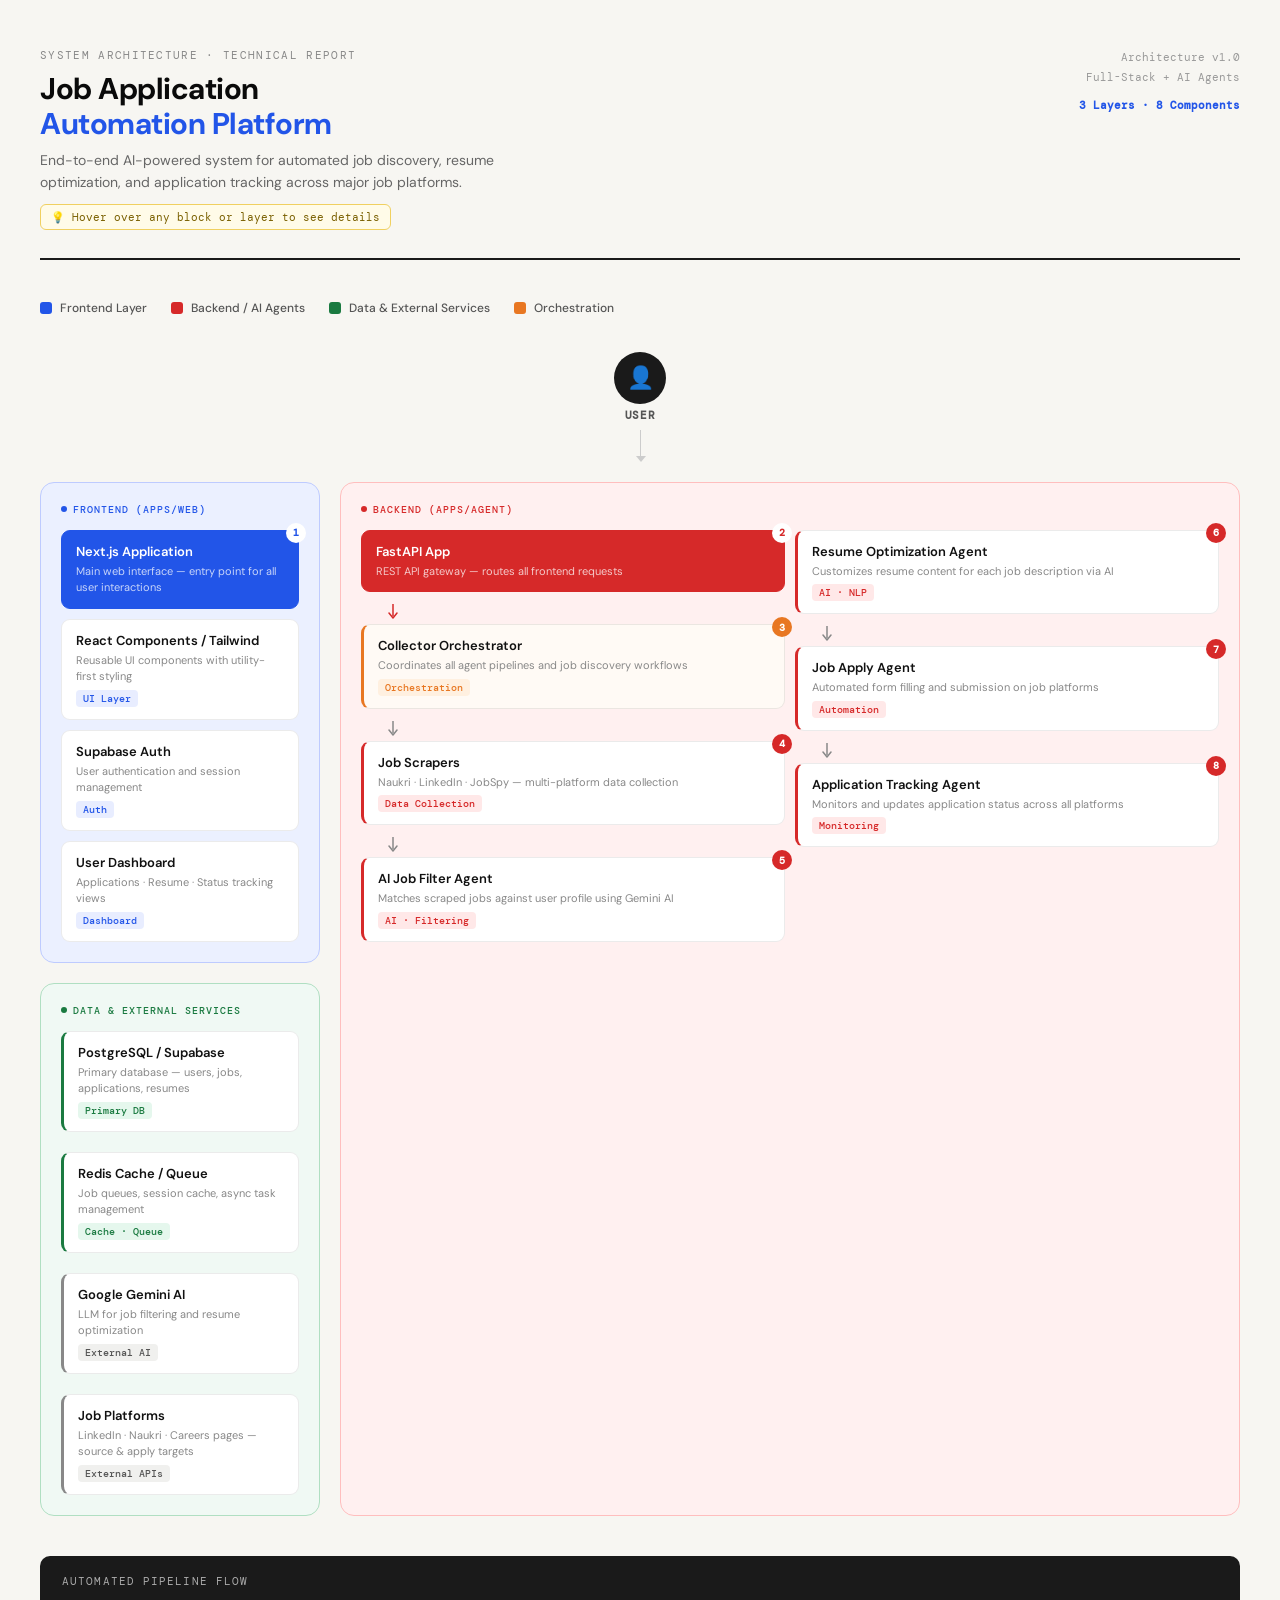
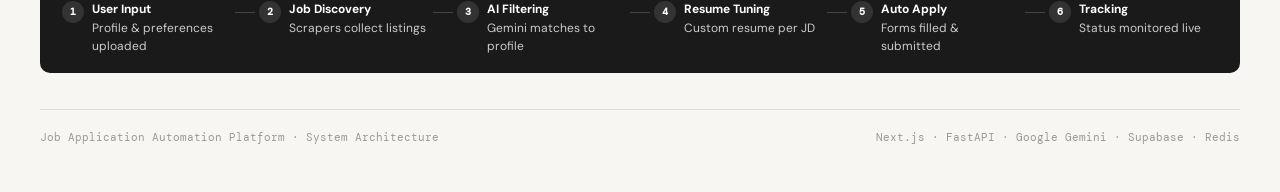
<file: Infographic/Infographic.html>
<!DOCTYPE html>
<html lang="en">
<head>
<meta charset="UTF-8">
<meta name="viewport" content="width=device-width, initial-scale=1.0">
<title>Job Application Automation — System Architecture</title>
<link href="https://fonts.googleapis.com/css2?family=DM+Sans:wght@300;400;500;600;700&family=DM+Mono:wght@400;500&display=swap" rel="stylesheet">
<style>
  *, *::before, *::after { box-sizing: border-box; margin: 0; padding: 0; }

  body {
    font-family: 'DM Sans', sans-serif;
    background: #F7F6F2;
    color: #1A1A1A;
    padding: 48px 40px;
    min-height: 100vh;
  }

  /* ── Popup panel (single, fixed) ── */
  #popup {
    display: none;
    position: fixed;
    z-index: 9999;
    background: #111;
    color: #F5F5F2;
    border-radius: 12px;
    padding: 16px 18px;
    width: 280px;
    box-shadow: 0 12px 40px rgba(0,0,0,0.36);
    border: 1px solid #2A2A2A;
    pointer-events: none;
    opacity: 0;
    transform: translateY(8px) scale(0.97);
    transition: opacity 0.2s ease, transform 0.2s ease;
  }
  #popup.visible {
    opacity: 1;
    transform: translateY(0) scale(1);
  }
  #popup::after {
    content: '';
    position: absolute;
    border: 6px solid transparent;
  }
  #popup.arrow-bottom::after {
    top: 100%; left: 50%;
    transform: translateX(-50%);
    border-top-color: #111;
  }
  #popup.arrow-top::after {
    bottom: 100%; left: 50%;
    transform: translateX(-50%);
    border-bottom-color: #111;
  }
  #popup.arrow-right::after {
    top: 16px; left: 100%;
    border-left-color: #111;
  }

  /* Hoverable elements */
  .tooltip-wrap {
    cursor: pointer;
    transition: box-shadow 0.18s, transform 0.18s;
  }
  .comp.tooltip-wrap:hover { box-shadow: 0 4px 18px rgba(0,0,0,0.13); transform: translateY(-2px); }
  .layer.tooltip-wrap:hover { box-shadow: 0 6px 28px rgba(0,0,0,0.10); }
  .tooltip-wrap.active-tip { outline: 2px solid rgba(255,255,255,0.25); outline-offset: 2px; }

  /* Hide inline tooltip divs — data only, rendered via JS */
  .tooltip { display: none !important; }

  .tip-title {
    font-size: 12px;
    font-weight: 700;
    letter-spacing: 0.04em;
    margin-bottom: 6px;
    color: #FFF;
  }
  .tip-body {
    font-size: 11.5px;
    line-height: 1.65;
    color: #BBB;
  }
  .tip-tech {
    display: flex;
    flex-wrap: wrap;
    gap: 5px;
    margin-top: 9px;
  }
  .tip-badge {
    font-family: 'DM Mono', monospace;
    font-size: 10px;
    padding: 2px 8px;
    border-radius: 4px;
    background: #222;
    color: #888;
    border: 1px solid #333;
  }
  .tip-badge.hi { background: #1E2E1E; color: #5DBE7A; border-color: #2E4A2E; }
  .tip-badge.hb { background: #2E1E1E; color: #E07070; border-color: #4A2E2E; }
  .tip-badge.hd { background: #1E2E26; color: #5DBEA0; border-color: #2E4A3A; }

  /* ── Header ── */
  .header {
    display: flex;
    align-items: flex-start;
    justify-content: space-between;
    margin-bottom: 40px;
    padding-bottom: 28px;
    border-bottom: 2px solid #1A1A1A;
  }
  .header-left { max-width: 600px; }
  .report-tag {
    font-family: 'DM Mono', monospace;
    font-size: 11px;
    letter-spacing: 0.12em;
    text-transform: uppercase;
    color: #888;
    margin-bottom: 10px;
  }
  h1 { font-size: 30px; font-weight: 700; line-height: 1.15; letter-spacing: -0.5px; color: #0A0A0A; }
  h1 span { color: #2255E8; }
  .subtitle { font-size: 14px; color: #666; margin-top: 8px; line-height: 1.6; max-width: 480px; }
  .header-right {
    text-align: right;
    font-family: 'DM Mono', monospace;
    font-size: 11px;
    color: #999;
    line-height: 1.8;
  }
  .hover-hint {
    margin-top: 10px;
    display: inline-flex;
    align-items: center;
    gap: 6px;
    background: #FFFBE8;
    border: 1px solid #F0D060;
    border-radius: 6px;
    padding: 5px 10px;
    font-size: 11px;
    color: #7A6000;
    font-family: 'DM Mono', monospace;
  }

  /* ── Legend ── */
  .legend { display: flex; gap: 24px; margin-bottom: 36px; flex-wrap: wrap; }
  .legend-item { display: flex; align-items: center; gap: 8px; font-size: 12px; color: #555; font-weight: 500; }
  .legend-dot { width: 12px; height: 12px; border-radius: 3px; flex-shrink: 0; }

  /* ── Grid ── */
  .arch-grid {
    display: grid;
    grid-template-columns: 280px 1fr;
    grid-template-rows: auto auto;
    gap: 20px;
  }

  /* ── Layer cards ── */
  .layer {
    border-radius: 14px;
    padding: 20px;
    position: relative;
    cursor: default;
    transition: box-shadow 0.2s ease, transform 0.15s ease;
  }
  .layer:hover { box-shadow: 0 6px 28px rgba(0,0,0,0.10); transform: translateY(-1px); }

  .layer-label {
    font-family: 'DM Mono', monospace;
    font-size: 10px;
    letter-spacing: 0.1em;
    text-transform: uppercase;
    font-weight: 500;
    margin-bottom: 14px;
    display: flex;
    align-items: center;
    gap: 6px;
  }
  .layer-label::before { content: ''; display: block; width: 6px; height: 6px; border-radius: 50%; background: currentColor; }

  .layer-frontend { background: #EBF0FF; border: 1.5px solid #BECBFF; grid-column: 1; grid-row: 1; }
  .layer-frontend .layer-label { color: #2255E8; }

  .layer-backend { background: #FFF0F0; border: 1.5px solid #FFBEBE; grid-column: 2; grid-row: 1 / 3; }
  .layer-backend .layer-label { color: #D62929; }

  .layer-data { background: #F0F9F4; border: 1.5px solid #B0DFC2; grid-column: 1; grid-row: 2; }
  .layer-data .layer-label { color: #1A7A40; }

  /* ── Component cards ── */
  .comp {
    background: white;
    border-radius: 9px;
    padding: 12px 14px;
    margin-bottom: 10px;
    border: 1px solid rgba(0,0,0,0.08);
    position: relative;
    cursor: pointer;
    transition: box-shadow 0.18s ease, transform 0.18s ease, border-color 0.18s ease;
  }
  .comp:last-child { margin-bottom: 0; }
  .comp:hover { box-shadow: 0 4px 18px rgba(0,0,0,0.13); transform: translateY(-2px); border-color: rgba(0,0,0,0.18); }

  .comp-title { font-size: 13px; font-weight: 600; color: #111; margin-bottom: 3px; }
  .comp-desc { font-size: 11px; color: #888; line-height: 1.5; }
  .comp-tag {
    display: inline-block;
    font-family: 'DM Mono', monospace;
    font-size: 10px;
    padding: 2px 7px;
    border-radius: 4px;
    margin-top: 5px;
    font-weight: 500;
  }
  .tag-blue { background: #E8EDFF; color: #2255E8; }
  .tag-red  { background: #FFE8E8; color: #D62929; }
  .tag-green { background: #E5F7ED; color: #1A7A40; }
  .tag-gray  { background: #F0F0EE; color: #555; }

  /* ── Backend inner layout ── */
  .backend-inner { display: grid; grid-template-columns: 1fr 1fr; gap: 10px; }
  .backend-flow { display: flex; flex-direction: column; gap: 0; }
  .flow-arrow {
    width: 24px; height: 22px;
    display: flex; align-items: center; justify-content: center;
    margin: 0 0 0 20px;
  }
  .comp-agent { border-left: 3px solid #D62929; }
  .comp-orchestrator { border-left: 3px solid #E87722; background: #FFFAF5; }

  /* ── Data layer ── */
  .data-inner { display: flex; flex-direction: column; gap: 10px; }
  .comp-db { border-left: 3px solid #1A7A40; }

  /* ── User node ── */
  .user-node { text-align: center; margin-bottom: 24px; }
  .user-circle { display: inline-flex; flex-direction: column; align-items: center; gap: 4px; }
  .user-icon {
    width: 52px; height: 52px;
    border-radius: 50%;
    background: #1A1A1A;
    display: flex; align-items: center; justify-content: center;
    color: white;
    font-size: 22px;
    transition: transform 0.2s;
  }
  .user-circle:hover .user-icon { transform: scale(1.1); }
  .user-label {
    font-size: 11px; font-weight: 600; letter-spacing: 0.05em;
    color: #555; text-transform: uppercase;
    font-family: 'DM Mono', monospace;
  }
  .user-arrow {
    margin: 8px auto; width: 1px; height: 28px;
    background: #CCC; display: block; position: relative;
  }
  .user-arrow::after {
    content: '';
    position: absolute;
    bottom: -4px; left: -4px;
    border-left: 5px solid transparent;
    border-right: 5px solid transparent;
    border-top: 6px solid #CCC;
  }

  /* ── Step badges ── */
  .step-badge {
    position: absolute; top: -8px; right: -8px;
    width: 20px; height: 20px;
    border-radius: 50%;
    background: #1A1A1A;
    color: white;
    font-size: 10px; font-weight: 700;
    display: flex; align-items: center; justify-content: center;
    font-family: 'DM Mono', monospace;
  }
  .step-blue { background: #2255E8; }
  .step-red  { background: #D62929; }
  .step-green { background: #1A7A40; }
  .step-orange { background: #E87722; }

  /* ── Flow summary ── */
  .flow-summary {
    background: #1A1A1A; color: white;
    border-radius: 10px; padding: 18px 22px;
    margin-top: 20px; grid-column: 1 / 3;
  }
  .flow-summary-title {
    font-size: 11px; font-family: 'DM Mono', monospace;
    color: #AAA; letter-spacing: 0.1em;
    text-transform: uppercase; margin-bottom: 12px;
  }
  .flow-steps { display: flex; gap: 0; align-items: flex-start; flex-wrap: wrap; }
  .flow-step { display: flex; align-items: flex-start; gap: 8px; flex: 1; min-width: 140px; }
  .flow-step-num {
    width: 22px; height: 22px; border-radius: 50%;
    background: #333; color: #FFF;
    font-size: 10px; font-weight: 700;
    display: flex; align-items: center; justify-content: center;
    flex-shrink: 0; font-family: 'DM Mono', monospace; margin-top: 1px;
  }
  .flow-step-text { font-size: 12px; color: #CCC; line-height: 1.5; }
  .flow-step-text strong { display: block; color: white; font-size: 12px; margin-bottom: 1px; }
  .flow-divider { width: 20px; height: 1px; background: #444; margin: 12px 4px 0; flex-shrink: 0; }

  /* ── Footer ── */
  .footer {
    margin-top: 36px; padding-top: 20px;
    border-top: 1px solid #DDD;
    display: flex; justify-content: space-between; align-items: center;
    font-size: 11px; color: #999;
    font-family: 'DM Mono', monospace;
  }

</style>
</head>
<body>

<!-- Header -->
<div class="header">
  <div class="header-left">
    <div class="report-tag">System Architecture · Technical Report</div>
    <h1>Job Application<br><span>Automation Platform</span></h1>
    <p class="subtitle">End-to-end AI-powered system for automated job discovery, resume optimization, and application tracking across major job platforms.</p>
    <div class="hover-hint">💡 Hover over any block or layer to see details</div>
  </div>
  <div class="header-right">
    <div>Architecture v1.0</div>
    <div>Full-Stack + AI Agents</div>
    <div style="margin-top:8px;color:#2255E8;font-weight:600">3 Layers · 8 Components</div>
  </div>
</div>

<!-- Legend -->
<div class="legend">
  <div class="legend-item"><div class="legend-dot" style="background:#2255E8"></div> Frontend Layer</div>
  <div class="legend-item"><div class="legend-dot" style="background:#D62929"></div> Backend / AI Agents</div>
  <div class="legend-item"><div class="legend-dot" style="background:#1A7A40"></div> Data & External Services</div>
  <div class="legend-item"><div class="legend-dot" style="background:#E87722"></div> Orchestration</div>
</div>

<!-- User node -->
<div class="user-node">
  <div class="user-circle tooltip-wrap">
    <div class="user-icon">👤</div>
    <div class="user-label">User</div>
    <div class="tooltip">
      <div class="tip-title">👤 End User</div>
      <div class="tip-body">The person using the platform. Uploads their resume and preferences, then lets the automation handle job discovery, applications, and tracking — all from a single dashboard.</div>
      <div class="tip-tech">
        <span class="tip-badge hi">Authenticated via Supabase</span>
        <span class="tip-badge hi">Dashboard access</span>
      </div>
    </div>
  </div>
  <span class="user-arrow"></span>
</div>

<!-- Architecture Grid -->
<div class="arch-grid">

  <!-- FRONTEND LAYER -->
  <div class="layer layer-frontend tooltip-wrap">
    <div class="tooltip">
      <div class="tip-title">🖥️ Frontend Layer</div>
      <div class="tip-body">The user-facing web application built with Next.js. Handles all UI rendering, authentication flows, and presents real-time job/application data through a clean dashboard interface. Communicates with the FastAPI backend via REST calls.</div>
      <div class="tip-tech">
        <span class="tip-badge hi">Next.js</span>
        <span class="tip-badge hi">React</span>
        <span class="tip-badge hi">Tailwind CSS</span>
        <span class="tip-badge hi">Supabase Auth</span>
      </div>
    </div>
    <div class="layer-label">Frontend (apps/web)</div>

    <div class="comp tooltip-wrap" style="background:#2255E8;color:white;border-color:#2255E8;">
      <div class="step-badge step-blue" style="background:white;color:#2255E8">1</div>
      <div class="comp-title" style="color:white">Next.js Application</div>
      <div class="comp-desc" style="color:rgba(255,255,255,0.75)">Main web interface — entry point for all user interactions</div>
      <div class="tooltip">
        <div class="tip-title">⚡ Next.js Application</div>
        <div class="tip-body">The central hub of the frontend. Uses server-side rendering (SSR) for fast initial loads and client-side navigation for a smooth SPA experience. Routes all API calls to the FastAPI backend and renders live application status updates.</div>
        <div class="tip-tech">
          <span class="tip-badge hi">SSR + CSR hybrid</span>
          <span class="tip-badge hi">REST API client</span>
          <span class="tip-badge hi">Real-time updates</span>
        </div>
      </div>
    </div>

    <div class="comp tooltip-wrap">
      <div class="comp-title">React Components / Tailwind</div>
      <div class="comp-desc">Reusable UI components with utility-first styling</div>
      <span class="comp-tag tag-blue">UI Layer</span>
      <div class="tooltip">
        <div class="tip-title">🎨 React Components / Tailwind</div>
        <div class="tip-body">A component library of reusable UI elements — job cards, application status badges, resume preview panels, and form inputs. Tailwind CSS ensures rapid, consistent styling without custom CSS files. Components are fully responsive across devices.</div>
        <div class="tip-tech">
          <span class="tip-badge hi">Atomic design</span>
          <span class="tip-badge hi">Responsive layout</span>
          <span class="tip-badge hi">Dark mode ready</span>
        </div>
      </div>
    </div>

    <div class="comp tooltip-wrap">
      <div class="comp-title">Supabase Auth</div>
      <div class="comp-desc">User authentication and session management</div>
      <span class="comp-tag tag-blue">Auth</span>
      <div class="tooltip">
        <div class="tip-title">🔐 Supabase Auth</div>
        <div class="tip-body">Handles user registration, login, and secure session management using JWTs. Supports email/password and OAuth providers. Row-level security (RLS) in the database ensures each user can only access their own job data, resumes, and applications.</div>
        <div class="tip-tech">
          <span class="tip-badge hi">JWT tokens</span>
          <span class="tip-badge hi">OAuth support</span>
          <span class="tip-badge hi">Row-level security</span>
        </div>
      </div>
    </div>

    <div class="comp tooltip-wrap">
      <div class="comp-title">User Dashboard</div>
      <div class="comp-desc">Applications · Resume · Status tracking views</div>
      <span class="comp-tag tag-blue">Dashboard</span>
      <div class="tooltip">
        <div class="tip-title">📊 User Dashboard</div>
        <div class="tip-body">The command center for the user. Displays matched jobs, application statuses (applied, viewed, rejected, interview), resume versions, and pipeline health. Users can pause automation, manually review jobs, and download tailored resumes from here.</div>
        <div class="tip-tech">
          <span class="tip-badge hi">Live status feed</span>
          <span class="tip-badge hi">Resume manager</span>
          <span class="tip-badge hi">Analytics view</span>
        </div>
      </div>
    </div>
  </div>

  <!-- BACKEND LAYER -->
  <div class="layer layer-backend tooltip-wrap">
    <div class="tooltip">
      <div class="tip-title">⚙️ Backend / AI Agent Layer</div>
      <div class="tip-body">The brain of the platform. A FastAPI service orchestrates a chain of specialized AI agents — scraping jobs, filtering by profile match, optimizing resumes, auto-applying, and tracking outcomes. Each agent is independently scalable and communicates via internal queues.</div>
      <div class="tip-tech">
        <span class="tip-badge hb">FastAPI</span>
        <span class="tip-badge hb">Python agents</span>
        <span class="tip-badge hb">Google Gemini AI</span>
        <span class="tip-badge hb">Redis task queue</span>
      </div>
    </div>
    <div class="layer-label">Backend (apps/agent)</div>
    <div class="backend-inner">
      <div class="backend-flow">

        <div class="comp tooltip-wrap" style="background:#D62929;color:white;border-color:#D62929;">
          <div class="step-badge step-red" style="background:white;color:#D62929">2</div>
          <div class="comp-title" style="color:white">FastAPI App</div>
          <div class="comp-desc" style="color:rgba(255,255,255,0.75)">REST API gateway — routes all frontend requests</div>
          <div class="tooltip">
            <div class="tip-title">🚀 FastAPI App</div>
            <div class="tip-body">The API gateway between the frontend and the agent pipeline. Exposes endpoints for triggering job scans, fetching matched results, retrieving optimized resumes, and querying application status. Uses async/await for high-throughput non-blocking I/O. Auto-generates OpenAPI docs.</div>
            <div class="tip-tech">
              <span class="tip-badge hb">Async Python</span>
              <span class="tip-badge hb">OpenAPI / Swagger</span>
              <span class="tip-badge hb">Pydantic validation</span>
            </div>
          </div>
        </div>

        <div class="flow-arrow">
          <svg width="10" height="18" viewBox="0 0 10 18"><line x1="5" y1="0" x2="5" y2="12" stroke="#D62929" stroke-width="1.5"/><polyline points="1,9 5,14 9,9" fill="none" stroke="#D62929" stroke-width="1.5" stroke-linecap="round" stroke-linejoin="round"/></svg>
        </div>

        <div class="comp comp-orchestrator tooltip-wrap">
          <div class="step-badge step-orange">3</div>
          <div class="comp-title">Collector Orchestrator</div>
          <div class="comp-desc">Coordinates all agent pipelines and job discovery workflows</div>
          <span class="comp-tag" style="background:#FFF0E0;color:#E87722">Orchestration</span>
          <div class="tooltip">
            <div class="tip-title">🎛️ Collector Orchestrator</div>
            <div class="tip-body">The master controller that sequences the entire agent pipeline. It triggers scrapers in parallel, waits for results, fans them into the AI filter, then routes matched jobs to the resume and apply agents. Manages retries, timeouts, and failure recovery across all sub-agents.</div>
            <div class="tip-tech">
              <span class="tip-badge hb">Pipeline coordination</span>
              <span class="tip-badge hb">Parallel execution</span>
              <span class="tip-badge hb">Retry logic</span>
            </div>
          </div>
        </div>

        <div class="flow-arrow">
          <svg width="10" height="18" viewBox="0 0 10 18"><line x1="5" y1="0" x2="5" y2="12" stroke="#888" stroke-width="1.5"/><polyline points="1,9 5,14 9,9" fill="none" stroke="#888" stroke-width="1.5" stroke-linecap="round" stroke-linejoin="round"/></svg>
        </div>

        <div class="comp comp-agent tooltip-wrap">
          <div class="step-badge step-red">4</div>
          <div class="comp-title">Job Scrapers</div>
          <div class="comp-desc">Naukri · LinkedIn · JobSpy — multi-platform data collection</div>
          <span class="comp-tag tag-red">Data Collection</span>
          <div class="tooltip">
            <div class="tip-title">🕷️ Job Scrapers</div>
            <div class="tip-body">Three platform-specific scraper modules that collect job postings in parallel. Each scraper handles login simulation, pagination, and anti-bot evasion strategies. Collected data (title, JD, salary, location, skills) is normalized into a unified schema before passing downstream.</div>
            <div class="tip-tech">
              <span class="tip-badge hb">Naukri scraper</span>
              <span class="tip-badge hb">LinkedIn scraper</span>
              <span class="tip-badge hb">JobSpy API</span>
              <span class="tip-badge hb">Data normalization</span>
            </div>
          </div>
        </div>

        <div class="flow-arrow">
          <svg width="10" height="18" viewBox="0 0 10 18"><line x1="5" y1="0" x2="5" y2="12" stroke="#888" stroke-width="1.5"/><polyline points="1,9 5,14 9,9" fill="none" stroke="#888" stroke-width="1.5" stroke-linecap="round" stroke-linejoin="round"/></svg>
        </div>

        <div class="comp comp-agent tooltip-wrap">
          <div class="step-badge step-red">5</div>
          <div class="comp-title">AI Job Filter Agent</div>
          <div class="comp-desc">Matches scraped jobs against user profile using Gemini AI</div>
          <span class="comp-tag tag-red">AI · Filtering</span>
          <div class="tooltip">
            <div class="tip-title">🤖 AI Job Filter Agent</div>
            <div class="tip-body">Uses Google Gemini to semantically match scraped job listings against the user's profile, skills, experience level, and preferences. Scores each job 0–100 and filters out low-relevance listings. Handles nuanced matching like "5 years React" vs "senior frontend engineer".</div>
            <div class="tip-tech">
              <span class="tip-badge hb">Google Gemini LLM</span>
              <span class="tip-badge hb">Semantic scoring</span>
              <span class="tip-badge hb">Profile matching</span>
            </div>
          </div>
        </div>
      </div>

      <!-- Right column -->
      <div class="backend-flow">

        <div class="comp comp-agent tooltip-wrap" style="margin-top:0">
          <div class="step-badge step-red">6</div>
          <div class="comp-title">Resume Optimization Agent</div>
          <div class="comp-desc">Customizes resume content for each job description via AI</div>
          <span class="comp-tag tag-red">AI · NLP</span>
          <div class="tooltip">
            <div class="tip-title">📝 Resume Optimization Agent</div>
            <div class="tip-body">For each matched job, this agent rewrites the user's base resume — adjusting the summary, reordering skills, and highlighting relevant experience — to maximize ATS score and recruiter relevance. Each version is stored and linked to its specific job application in the database.</div>
            <div class="tip-tech">
              <span class="tip-badge hb">Gemini text gen</span>
              <span class="tip-badge hb">ATS optimization</span>
              <span class="tip-badge hb">Per-JD versioning</span>
            </div>
          </div>
        </div>

        <div class="flow-arrow">
          <svg width="10" height="18" viewBox="0 0 10 18"><line x1="5" y1="0" x2="5" y2="12" stroke="#888" stroke-width="1.5"/><polyline points="1,9 5,14 9,9" fill="none" stroke="#888" stroke-width="1.5" stroke-linecap="round" stroke-linejoin="round"/></svg>
        </div>

        <div class="comp comp-agent tooltip-wrap">
          <div class="step-badge step-red">7</div>
          <div class="comp-title">Job Apply Agent</div>
          <div class="comp-desc">Automated form filling and submission on job platforms</div>
          <span class="comp-tag tag-red">Automation</span>
          <div class="tooltip">
            <div class="tip-title">📤 Job Apply Agent</div>
            <div class="tip-body">Automates the actual application process using browser automation. Navigates to the job page, fills in fields (name, email, experience, cover letter), attaches the optimized resume, and submits the form. Handles CAPTCHAs, multi-step forms, and platform-specific quirks gracefully.</div>
            <div class="tip-tech">
              <span class="tip-badge hb">Browser automation</span>
              <span class="tip-badge hb">Form intelligence</span>
              <span class="tip-badge hb">CAPTCHA handling</span>
            </div>
          </div>
        </div>

        <div class="flow-arrow">
          <svg width="10" height="18" viewBox="0 0 10 18"><line x1="5" y1="0" x2="5" y2="12" stroke="#888" stroke-width="1.5"/><polyline points="1,9 5,14 9,9" fill="none" stroke="#888" stroke-width="1.5" stroke-linecap="round" stroke-linejoin="round"/></svg>
        </div>

        <div class="comp comp-agent tooltip-wrap">
          <div class="step-badge step-red">8</div>
          <div class="comp-title">Application Tracking Agent</div>
          <div class="comp-desc">Monitors and updates application status across all platforms</div>
          <span class="comp-tag tag-red">Monitoring</span>
          <div class="tooltip">
            <div class="tip-title">📡 Application Tracking Agent</div>
            <div class="tip-body">Periodically checks the status of submitted applications by revisiting platform dashboards or parsing email notifications. Updates the database with status changes (viewed, shortlisted, rejected, interview scheduled) and pushes real-time notifications to the user dashboard.</div>
            <div class="tip-tech">
              <span class="tip-badge hb">Scheduled polling</span>
              <span class="tip-badge hb">Email parsing</span>
              <span class="tip-badge hb">Status webhooks</span>
            </div>
          </div>
        </div>
      </div>
    </div>
  </div>

  <!-- DATA LAYER -->
  <div class="layer layer-data tooltip-wrap">
    <div class="tooltip">
      <div class="tip-title">🗄️ Data & External Services</div>
      <div class="tip-body">The persistence and intelligence backbone. PostgreSQL stores all user data, jobs, and applications with row-level security. Redis manages async job queues and caching. Google Gemini provides the AI reasoning, while external job platforms are both data sources and application targets.</div>
      <div class="tip-tech">
        <span class="tip-badge hd">PostgreSQL</span>
        <span class="tip-badge hd">Supabase</span>
        <span class="tip-badge hd">Redis</span>
        <span class="tip-badge hd">Gemini API</span>
      </div>
    </div>
    <div class="layer-label">Data &amp; External Services</div>
    <div class="data-inner">
      <div class="comp comp-db tooltip-wrap">
        <div class="comp-title">PostgreSQL / Supabase</div>
        <div class="comp-desc">Primary database — users, jobs, applications, resumes</div>
        <span class="comp-tag tag-green">Primary DB</span>
        <div class="tooltip">
          <div class="tip-title">🐘 PostgreSQL / Supabase</div>
          <div class="tip-body">The primary relational database storing all platform data: user profiles, scraped job listings, application records, versioned resumes, and agent logs. Supabase wraps Postgres with a RESTful API, real-time subscriptions, and built-in row-level security policies per user.</div>
          <div class="tip-tech">
            <span class="tip-badge hd">Row-level security</span>
            <span class="tip-badge hd">Real-time subscriptions</span>
            <span class="tip-badge hd">Auto REST API</span>
          </div>
        </div>
      </div>
      <div class="comp comp-db tooltip-wrap">
        <div class="comp-title">Redis Cache / Queue</div>
        <div class="comp-desc">Job queues, session cache, async task management</div>
        <span class="comp-tag tag-green">Cache · Queue</span>
        <div class="tooltip">
          <div class="tip-title">⚡ Redis Cache / Queue</div>
          <div class="tip-body">Dual-purpose in-memory store. As a cache: stores scraped job results and Gemini API responses to avoid redundant calls. As a queue (via Redis Streams or RQ): manages the async agent task pipeline so scrapers, filters, and apply agents process jobs independently without blocking each other.</div>
          <div class="tip-tech">
            <span class="tip-badge hd">Task queuing</span>
            <span class="tip-badge hd">Response caching</span>
            <span class="tip-badge hd">Rate limit buffer</span>
          </div>
        </div>
      </div>
      <div class="comp tooltip-wrap" style="border-left:3px solid #888">
        <div class="comp-title">Google Gemini AI</div>
        <div class="comp-desc">LLM for job filtering and resume optimization</div>
        <span class="comp-tag tag-gray">External AI</span>
        <div class="tooltip">
          <div class="tip-title">✨ Google Gemini AI</div>
          <div class="tip-body">The large language model powering both the AI Filter Agent and the Resume Optimization Agent. Called via the Gemini API with structured prompts. Handles semantic job-profile matching, relevance scoring, and natural language resume rewriting. Results are cached in Redis to minimize API costs.</div>
          <div class="tip-tech">
            <span class="tip-badge">Gemini 1.5 Pro</span>
            <span class="tip-badge">Structured prompts</span>
            <span class="tip-badge">Cached responses</span>
          </div>
        </div>
      </div>
      <div class="comp tooltip-wrap" style="border-left:3px solid #888">
        <div class="comp-title">Job Platforms</div>
        <div class="comp-desc">LinkedIn · Naukri · Careers pages — source &amp; apply targets</div>
        <span class="comp-tag tag-gray">External APIs</span>
        <div class="tooltip">
          <div class="tip-title">🌐 Job Platforms</div>
          <div class="tip-body">External job boards that serve a dual role: they are the data sources for scraping listings AND the submission targets for the apply agent. Each platform has its own scraping strategy and form submission flow. The system maintains platform-specific credentials and session cookies per user for authenticated actions.</div>
          <div class="tip-tech">
            <span class="tip-badge">LinkedIn</span>
            <span class="tip-badge">Naukri</span>
            <span class="tip-badge">Company career pages</span>
          </div>
        </div>
      </div>
    </div>
  </div>

  <!-- Flow Summary -->
  <div class="flow-summary">
    <div class="flow-summary-title">Automated Pipeline Flow</div>
    <div class="flow-steps">
      <div class="flow-step">
        <div class="flow-step-num">1</div>
        <div class="flow-step-text"><strong>User Input</strong>Profile &amp; preferences uploaded</div>
      </div>
      <div class="flow-divider"></div>
      <div class="flow-step">
        <div class="flow-step-num">2</div>
        <div class="flow-step-text"><strong>Job Discovery</strong>Scrapers collect listings</div>
      </div>
      <div class="flow-divider"></div>
      <div class="flow-step">
        <div class="flow-step-num">3</div>
        <div class="flow-step-text"><strong>AI Filtering</strong>Gemini matches to profile</div>
      </div>
      <div class="flow-divider"></div>
      <div class="flow-step">
        <div class="flow-step-num">4</div>
        <div class="flow-step-text"><strong>Resume Tuning</strong>Custom resume per JD</div>
      </div>
      <div class="flow-divider"></div>
      <div class="flow-step">
        <div class="flow-step-num">5</div>
        <div class="flow-step-text"><strong>Auto Apply</strong>Forms filled &amp; submitted</div>
      </div>
      <div class="flow-divider"></div>
      <div class="flow-step">
        <div class="flow-step-num">6</div>
        <div class="flow-step-text"><strong>Tracking</strong>Status monitored live</div>
      </div>
    </div>
  </div>

</div>

<!-- Footer -->
<div class="footer">
  <span>Job Application Automation Platform · System Architecture</span>
  <span>Next.js · FastAPI · Google Gemini · Supabase · Redis</span>
</div>

<!-- Single shared popup -->
<div id="popup"></div>

<script>
  const popup = document.getElementById('popup');
  let activeEl = null;

  function showPopup(el) {
    const tipEl = el.querySelector('.tooltip');
    if (!tipEl) return;

    // Deactivate previous
    if (activeEl && activeEl !== el) {
      activeEl.classList.remove('active-tip');
    }

    // If same element clicked again — close
    if (activeEl === el) {
      hidePopup();
      return;
    }

    activeEl = el;
    el.classList.add('active-tip');

    // Inject tooltip content
    popup.innerHTML = tipEl.innerHTML;
    popup.style.display = 'block';
    popup.classList.remove('visible', 'arrow-bottom', 'arrow-top', 'arrow-right');

    // Position popup
    const rect = el.getBoundingClientRect();
    const pw = 280, ph = 200; // estimated popup size
    const margin = 12;
    const scrollY = window.scrollY;
    const scrollX = window.scrollX;

    let top, left, arrowClass;

    // Try above first
    if (rect.top - ph - margin > 0) {
      top = rect.top + scrollY - ph - margin;
      left = rect.left + scrollX + rect.width / 2 - pw / 2;
      arrowClass = 'arrow-bottom';
    } else {
      // Try below
      top = rect.bottom + scrollY + margin;
      left = rect.left + scrollX + rect.width / 2 - pw / 2;
      arrowClass = 'arrow-top';
    }

    // Clamp horizontally
    const maxLeft = window.innerWidth + scrollX - pw - 12;
    left = Math.max(12 + scrollX, Math.min(left, maxLeft));

    popup.style.top = top + 'px';
    popup.style.left = left + 'px';
    popup.classList.add(arrowClass);

    // Animate in
    requestAnimationFrame(() => {
      requestAnimationFrame(() => popup.classList.add('visible'));
    });
  }

  function hidePopup() {
    if (activeEl) activeEl.classList.remove('active-tip');
    activeEl = null;
    popup.classList.remove('visible');
    setTimeout(() => { if (!activeEl) popup.style.display = 'none'; }, 200);
  }

  // Attach click to all tooltip-wrap elements
  document.querySelectorAll('.tooltip-wrap').forEach(el => {
    el.addEventListener('click', e => {
      e.stopPropagation();
      showPopup(el);
    });
  });

  // Close on outside click
  document.addEventListener('click', () => hidePopup());

  // Close on Escape
  document.addEventListener('keydown', e => { if (e.key === 'Escape') hidePopup(); });
</script>
</body>
</html>
</file>
